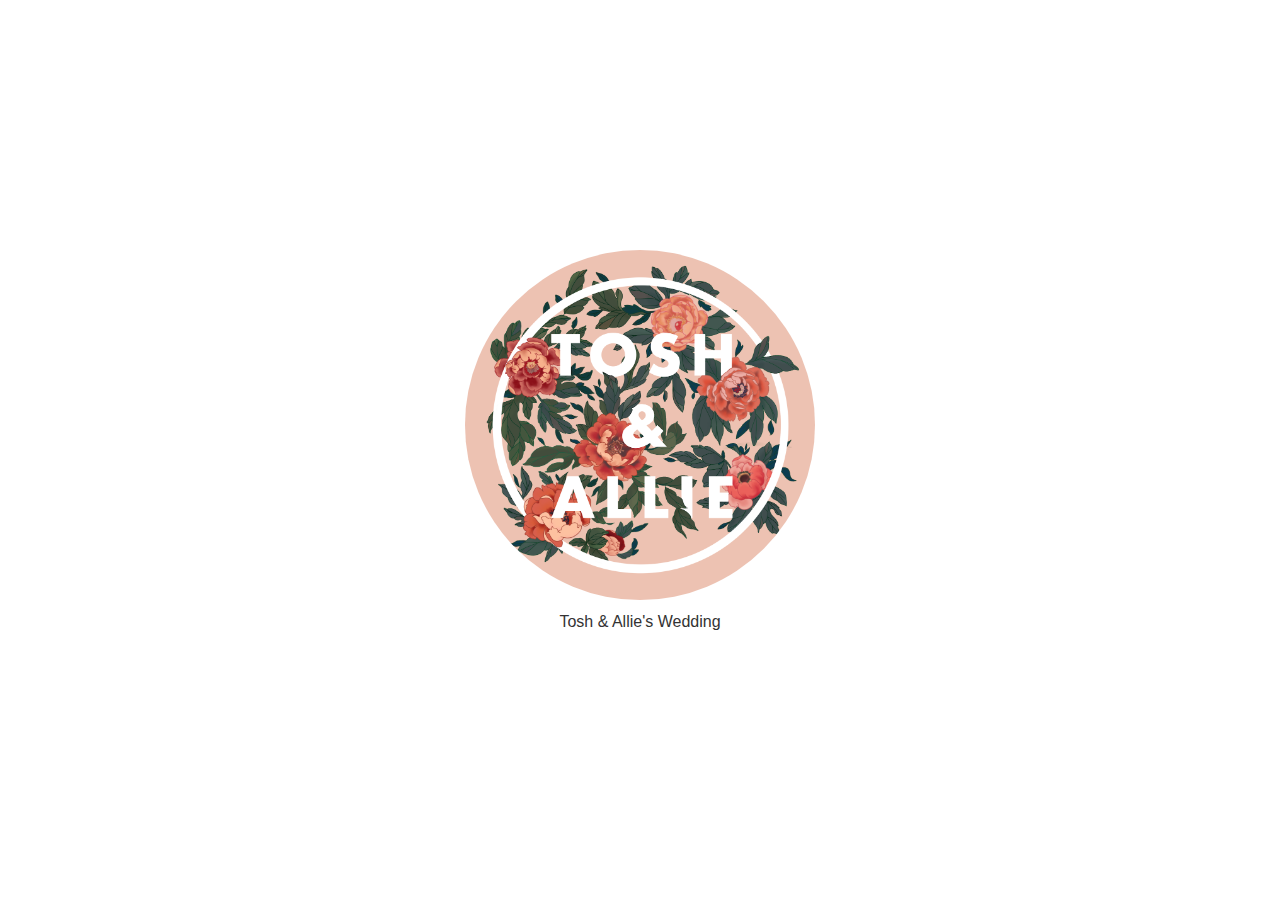
<file: index.html>
<!doctype html>
<html class="no-js" lang="">

<head>
	<meta charset="utf-8">
	<title>The Goodson Family</title>
	<meta name="description" content="">
	<meta name="viewport" content="width=device-width, initial-scale=1">

	<link rel="manifest" href="/site.webmanifest">
	<link rel="apple-touch-icon" href="icon.png">
	<!-- Place favicon.ico in the root directory -->
	<meta name="theme-color" content="#edc2b2">

	<link rel="stylesheet" href="/css/bootstrap-reboot.min.css">
	<link rel="stylesheet" href="/css/bootstrap-grid.min.css">
	<link rel="stylesheet" href="/css/home.css">
</head>

<body>
	<!--[if IE]>
		<p class="browserupgrade">You are using an <strong>outdated</strong> browser. Please <a href="https://browsehappy.com/?locale=en" target="_blank">upgrade your browser</a> to improve your experience and security.</p>
	<![endif]-->

	<div class="l-dev-layout">
		<div class="l-dev-layout__inner">
			<div class="container">
				<!-- <div class="row">
					<div class="col-md-4 offset-md-1">
						<a href="#" class="c-badge-link">
							<div class="c-tosh-badge l-badge"></div>
							<p>Tosh Goodson</p>
						</a>
					</div>
					<div class="col-md-4 offset-md-2">
						<a href="#" class="c-badge-link">
							<div class="c-allie-badge l-badge"></div>
							<p>Allie Goodson</p>
						</a>
					</div>
				</div> -->
				<div class="row">
					<div class="col-md-4 offset-md-4">
						<a href="/wedding" class="c-badge-link">
							<div class="c-wedding-badge l-badge"></div>
							<p>Tosh & Allie's Wedding</p>
						</a>
					</div>
				</div>
			</div>
			
		</div>
	</div>
</body>

</html>
</file>
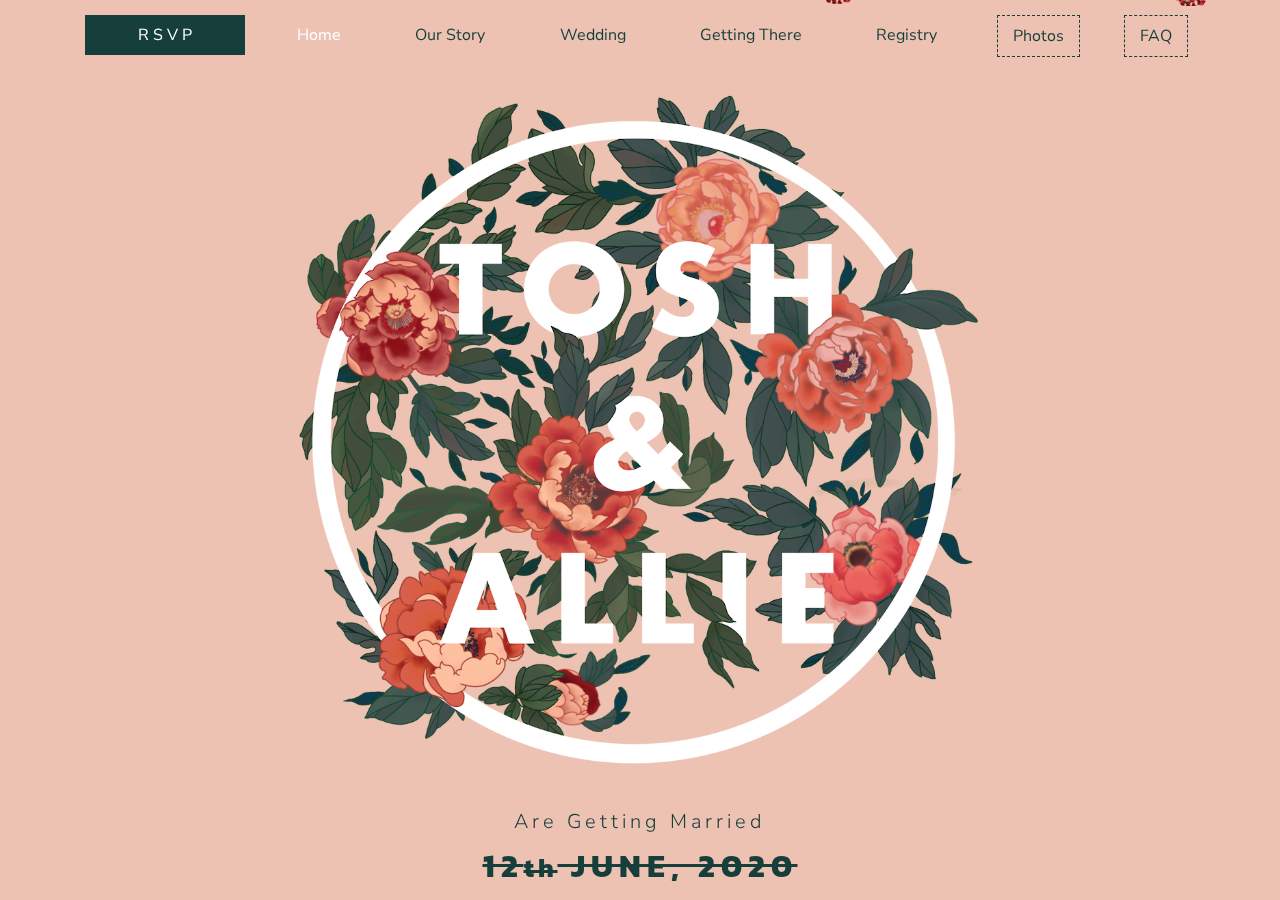
<file: wedding.html>
<!doctype html>
<html class="no-js" lang="">

<head>
	<meta charset="utf-8">
	<title>Tosh & Allie's Wedding</title>
	<meta name="description" content="">
	<meta name="viewport" content="width=device-width, initial-scale=1">

	<link rel="manifest" href="/site.webmanifest">
	<link rel="apple-touch-icon" href="icon.png">
	<!-- Place favicon.ico in the root directory -->
	<meta name="theme-color" content="#edc2b2">

	<link href="https://fonts.googleapis.com/css?family=Kanit:700|Nunito+Sans:300,400&display=swap" rel="stylesheet">
	<link rel="stylesheet" href="/css/bootstrap-reboot.min.css">
	<link rel="stylesheet" href="/css/bootstrap-grid.min.css">
	<link rel="stylesheet" href="/css/wedding.css">
</head>

<body>
	<!--[if IE]>
		<p class="browserupgrade">You are using an <strong>outdated</strong> browser. Please <a href="https://browsehappy.com/?locale=en" target="_blank">upgrade your browser</a> to improve your experience and security.</p>
	<![endif]-->
	<div class="l-parallax-wrapper js-scroll">
		<header class="l-sticky-header">
			<div class="c-site-header">
				<div class="container">
					<div class="row">
						<div class="col-6 col-md-3 col-lg-2">
							<a href="/wedding/rsvp" target="_blank" class="c-button c-button--100w">R S V P</a>
						</div>
						<div class="col-6 col-md-9 col-lg-10">
							<div class="row justify-content-around d-none d-lg-flex">
								<a class="c-nav-link col-auto js-nav-link" href="/wedding#home">Home</a>
								<a class="c-nav-link col-auto js-nav-link" href="/wedding#our-story">Our Story</a>
								<a class="c-nav-link col-auto js-nav-link" href="/wedding#wedding">Wedding</a>
								<a class="c-nav-link col-auto js-nav-link" href="/wedding#getting-there">Getting There</a>
								<a class="c-nav-link col-auto js-nav-link" href="/wedding#registry">Registry</a>
								<a class="c-nav-link col-auto c-nav-link--bordered" href="/wedding/photos">Photos</a>
								<a class="c-nav-link col-auto c-nav-link--bordered" href="/wedding/faq">FAQ</a>
							</div>
							<div class="row justify-content-end d-lg-none">
								<a class="c-nav-link col-auto c-nav-link--bordered" href="/wedding/photos" style="margin-right: 20px;">Photos</a>
								<a class="c-nav-link col-auto c-nav-link--bordered ml-auto" href="/wedding/faq" style="margin-right: 15px;">FAQ</a>
							</div>
						</div>
					</div>
				</div>
			</div>
		</header>
		<a id="home" class="l-anchor js-anchor"></a>
		<section class="c-section c-section--pink" style="padding-top: 20px;">
			<img class="c-main-image" src="/images/tosh-allie.png" alt="Tosh & Allie">
			<div class="container">
				<div class="l-page-h1">
					<h1 class="c-h1">Are Getting Married</h1>
				</div>
				<div class="l-page-date">
					<h2 class="c-h2"><span class="h-strike">12<span class="c-th">th</span> June, 2020</span></h2>
					<h2 class="c-h2"><span class="h-strike">11<span class="c-th">th</span> June, 2021</span></h2>
					<h2 class="c-h2">Probably 10<span class="c-th">th</span> June, 2022</h2>
					<h2 class="c-h2"><span class="c-th">(Definite date TBD)</span></h2>
				</div>
				<a href="#our-story"><img class="c-arrow-down" src="/images/down-chevron.svg"></a>
			</div>
		</section>
		<a id="our-story" class="l-anchor js-anchor"></a>
		<div>
			<section class="c-section">
				<div class="container">
					<div class="l-h2">
						<img src="/images/peone1.png">
					</div>
					<div class="l-h2">
						<h2 class="c-h2">Our Story</h2>
					</div>
					<div class="row justify-content-center">
						<div class="col-md-9 col-lg-7 col-xl-6">
							<p class="c-p">It all started when we met on Tinder in 2016:<br></p>
							<div class="c-chat-box">
								<div class="h-text-left">
									<pre class="c-speech-bubble c-speech-bubble--left">
     ____
    |    |
   --------- 
  / •  > • \   (Hey.)
  \    O   /  ‘
 /     •   \
|      •   |
 \    _   /
  \_/  \_/</pre>
								</div><br><br>
								<div class="h-text-right">
									<pre class="c-speech-bubble c-speech-bubble--right">
┌──────────┐
│  Hello.  │
└∩────────∩┘
 ヽ(`･ω･´)ﾉ</pre>
								</div>
							</div>
							<br><br>
							<p class="c-p">After the first date, we had nightly video game sessions and hung out every weekend.</p>
							<p class="c-p">Moving in together was a no-brainer and we've been traveling, partying, and just being a couple of crazy kids.</p>
							<p class="c-p">Since then we've been kickin' ass and taking names... last names that is. We were officially married on September 20th, 2019 in a small ceremony in San Francisco City Hall.</p>
							<p class="c-p">And now we're very excited for you to join us for our celebration.</p>
						</div>
					</div>
				</div>
			</section>
			<section class="c-parallax c-parallax--love"></section>
		</div>
		<a id="wedding" class="l-anchor js-anchor"></a>
		<section class="c-section">
			<div class="container">
				<div class="l-h2">
					<img src="/images/peone2.png">
				</div>
				<div class="l-h2">
					<h2 class="c-h2">The Wedding</h2>
				</div>
				<div class="row justify-content-center">
					<div class="col-md-6 col-lg-5 h-responsive-border">
						<div class="l-h3">
							<h3 class="c-h3">When</h3>
						</div>
						<p class="c-p">Probably June 10th, 2022 @ 5:00pm (definite date TBD)</p>
					</div>
					<div class="col-md-6 col-lg-5">
						<div class="l-h3">
							<h3 class="c-h3">Where</h3>
						</div>
						<p class="c-p">Gallery 308 @ Fort Mason Center<br>Landmark Building A, 2 Marina Blvd<br>San Francisco, CA 94123</p>
					</div>
				</div>
			</div>
		</section>
		<a id="getting-there" class="l-anchor js-anchor"></a>
		<div>
			<section class="c-section c-section--pink">
				<div class="container">
					<div class="l-h2">
						<h2 class="c-h2">Getting There</h2>
					</div>
					<div class="row justify-content-center">
						<div class="col-md-9 col-lg-7 col-xl-6">
							<p class="c-p">Parking at and around Gallery 308 is limited so plan transportation accordingly. We love you all so please drink responsibly and get an Uber if necessary.</p>
							<br><a href="/wedding/map" class="c-button">View Map</a>
						</div>
					</div>
				</div>
			</section>
			<section class="c-parallax c-parallax--marriage" title="Photo by Mari Kong"></section>
		</div>
		<a id="registry" class="l-anchor js-anchor"></a>
		<section class="c-section">
			<div class="container">
				<div class="l-h2">
					<img src="/images/peone3.png">
				</div>
				<div class="l-h2">
					<h2 class="c-h2">Registry</h2>
				</div>
				<div class="row justify-content-center">
					<div class="col-md-9 col-lg-7 col-xl-6">
						<p class="c-p">We are so happy that you’ll be able to join us for our wedding. As many of you know, we live in a small SF house, and it is already filled with all the things we could ever need to make it a home.</p>
						<p class="c-p">While the presence of your company is the only gift we could ever ask for, a small registry has been set up here. A letter box for cards will also be available at the event if you'd like to contribute to our future shenanigans.</p>
						<a class="c-button" href="https://registry.theknot.com/allie-june-2020-ca/33432535" target="_blank">Registry</a>
					</div>
				</div>
			</div>
		</section>
		<section class="c-section c-section--pink" style="padding-bottom: 20px;">
			<div class="container">
				<a href="#home"><img class="c-arrow-down" style="transform: rotate(180deg);" src="/images/down-chevron.svg"></a><br><br>
				<p class="c-p">Questions? See the <a href="/wedding/faq">FAQ</a></p>
				<p><small>&copy; 2020 Tosh & Allie Goodson</small></p>
			</div>
		</section>
	</div>
	<script src="/js/active-nav.js"></script>
	<script>
		// apply smooth scrolling after page load so initial page hash doesn't do the animated scroll 
		setTimeout(() => {
			const css = '.l-parallax-wrapper { scroll-behavior: smooth; }'
			const style = document.createElement('style')
			style.type = 'text/css'
			style.appendChild(document.createTextNode(css))
			document.head.appendChild(style)
		}, 0)
	</script>
	<script src="/js/snow.js"></script>
</body>

</html>
</file>
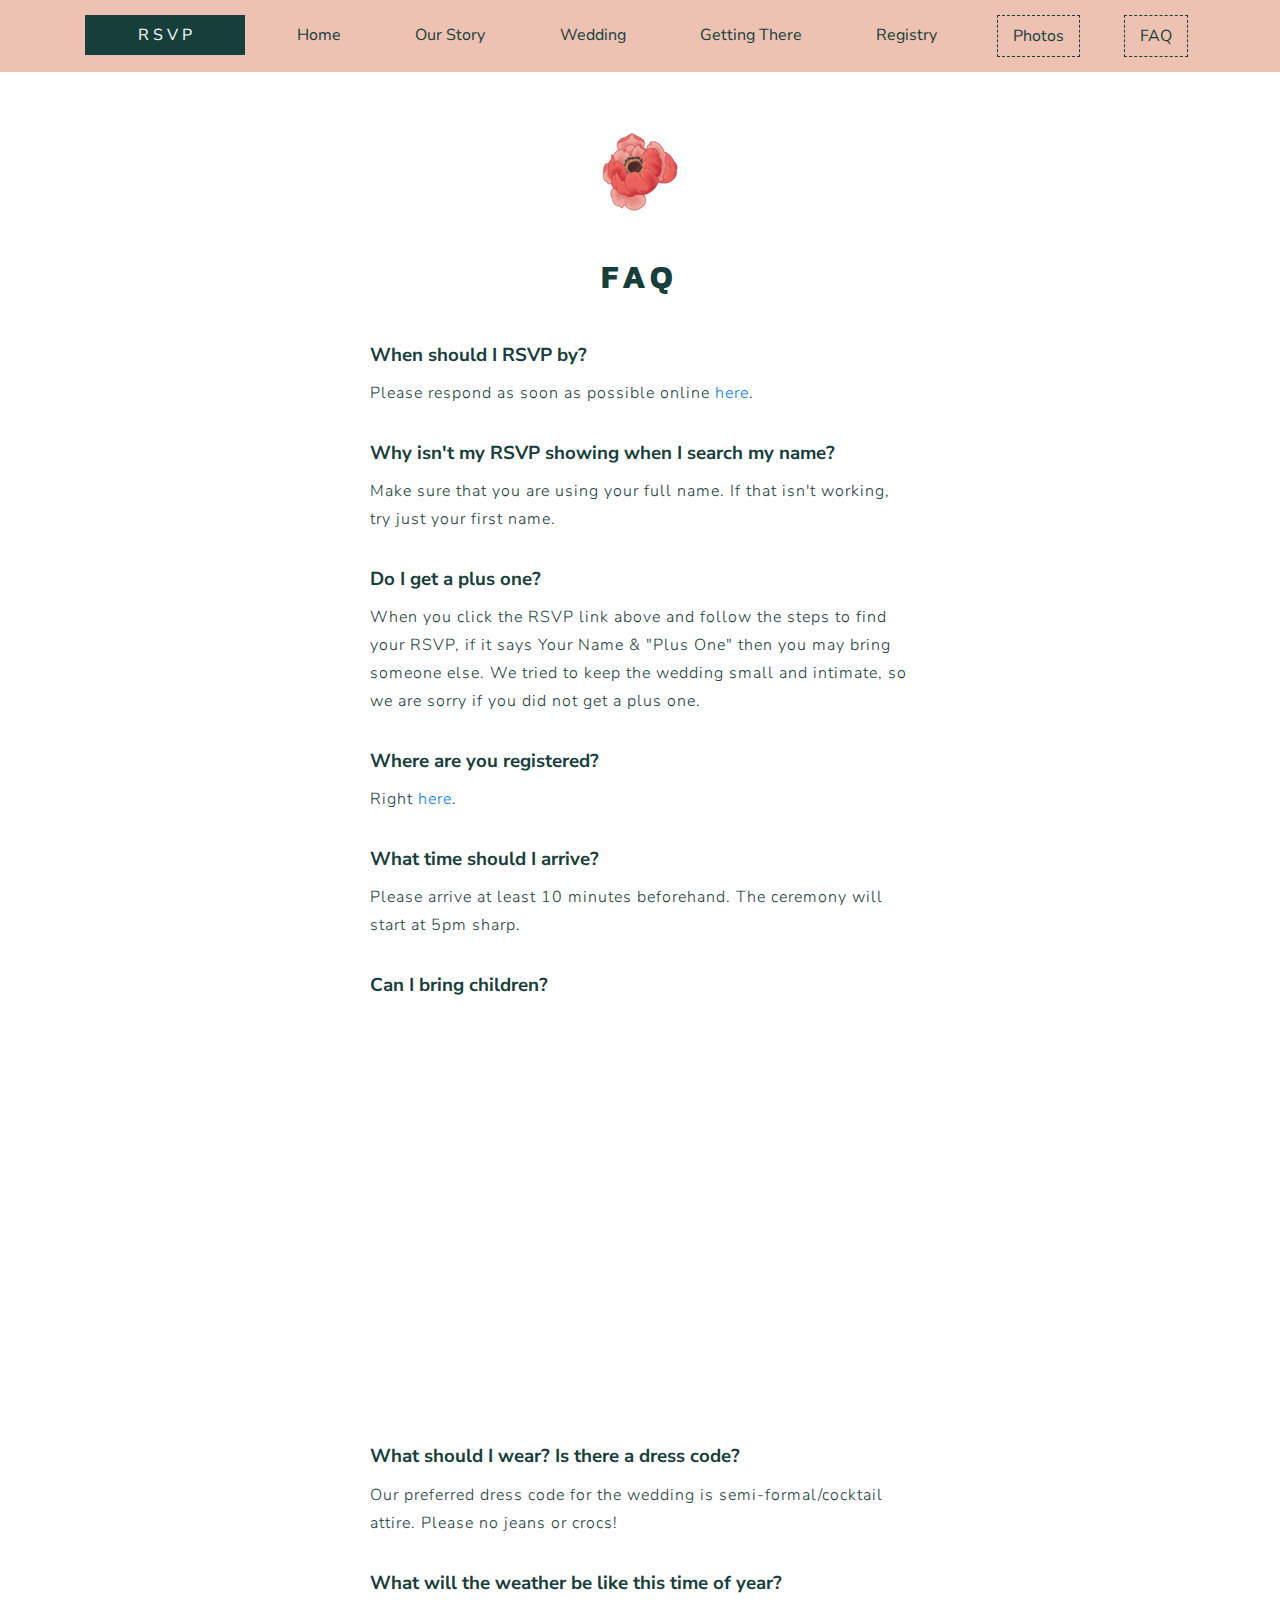
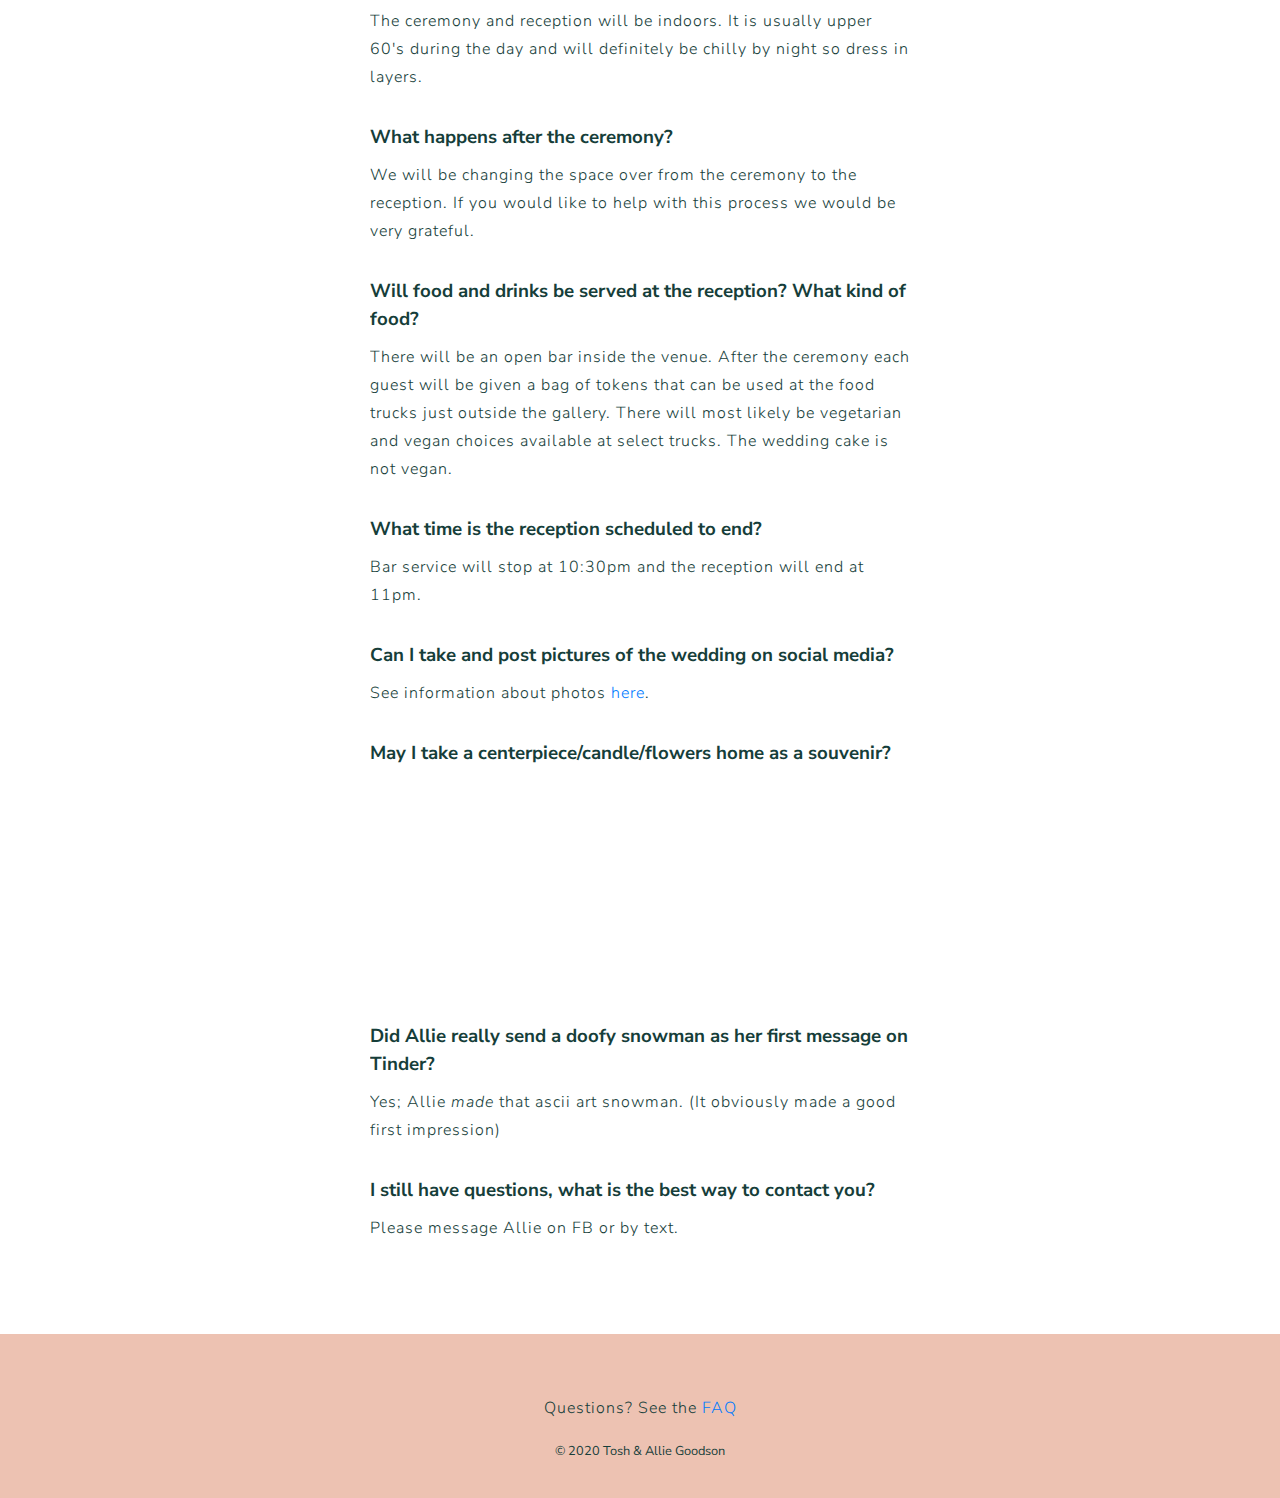
<file: wedding/faq.html>
<!doctype html>
<html class="no-js" lang="">

<head>
	<meta charset="utf-8">
	<title>FAQ | Tosh & Allie's Wedding</title>
	<meta name="description" content="">
	<meta name="viewport" content="width=device-width, initial-scale=1">

	<link rel="manifest" href="/site.webmanifest">
	<link rel="apple-touch-icon" href="icon.png">
	<!-- Place favicon.ico in the root directory -->
	<meta name="theme-color" content="#edc2b2">

	<link href="https://fonts.googleapis.com/css?family=Kanit:700|Nunito+Sans:300,400&display=swap" rel="stylesheet">
	<link rel="stylesheet" href="/css/bootstrap-reboot.min.css">
	<link rel="stylesheet" href="/css/bootstrap-grid.min.css">
	<link rel="stylesheet" href="/css/wedding.css">
</head>

<body>
	<!--[if IE]>
		<p class="browserupgrade">You are using an <strong>outdated</strong> browser. Please <a href="https://browsehappy.com/?locale=en" target="_blank">upgrade your browser</a> to improve your experience and security.</p>
	<![endif]-->
	<header class="l-sticky-header">
		<div class="c-site-header">
			<div class="container">
				<div class="row">
					<div class="col-6 col-md-3 col-lg-2">
						<a href="/wedding/rsvp" target="_blank" class="c-button c-button--100w">R S V P</a>
					</div>
					<div class="col-6 col-md-9 col-lg-10">
						<div class="row justify-content-around d-none d-lg-flex">
							<a class="c-nav-link col-auto js-nav-link" href="/wedding#home">Home</a>
							<a class="c-nav-link col-auto js-nav-link" href="/wedding#our-story">Our Story</a>
							<a class="c-nav-link col-auto js-nav-link" href="/wedding#wedding">Wedding</a>
							<a class="c-nav-link col-auto js-nav-link" href="/wedding#getting-there">Getting There</a>
							<a class="c-nav-link col-auto js-nav-link" href="/wedding#registry">Registry</a>
							<a class="c-nav-link col-auto c-nav-link--bordered" href="/wedding/photos">Photos</a>
							<a class="c-nav-link col-auto c-nav-link--bordered" href="/wedding/faq">FAQ</a>
						</div>
						<div class="row justify-content-end d-lg-none">
							<a class="c-nav-link col-auto c-nav-link--bordered" href="/wedding#home" style="margin-right: 15px;">Home</a>
						</div>
					</div>
				</div>
			</div>
		</div>
	</header>
	<section class="c-section">
		<div class="container">
			<div class="l-h2">
				<img src="/images/peone6.png">
			</div>
			<div class="l-h2">
				<h2 class="c-h2">FAQ</h2>
			</div>
			<div class="row justify-content-center">
				<div class="col-md-9 col-lg-7 col-xl-6 h-text-left">
					<ul class="h-list-none l-spaced-list">
						<li>
							<h3 class="l-h3">When should I RSVP by?</h3>
							<p class="c-p">Please respond as soon as possible online <a href="/wedding/rsvp" target="_blank">here</a>.</p>
						</li>
						<li>
							<h3 class="l-h3">Why isn't my RSVP showing when I search my name?</h3>
							<p class="c-p">Make sure that you are using your full name. If that isn't working, try just your first name.</p>
						</li>
						<li>
							<h3 class="l-h3">Do I get a plus one?</h3>
							<p class="c-p">When you click the RSVP link above and follow the steps to find your RSVP, if it says Your Name & "Plus One" then you may bring someone else. We tried to keep the wedding small and intimate, so we are sorry if you did not get a plus one.</p>
						</li>
						<li>
							<h3 class="l-h3">Where are you registered?</h3>
							<p class="c-p">Right <a href="/wedding#registry">here</a>.</p>
						</li>
						<li>
							<h3 class="l-h3">What time should I arrive?</h3>
							<p class="c-p">Please arrive at least 10 minutes beforehand. The ceremony will start at 5pm sharp.</p>		
						</li>
						<li>
							<h3 class="l-h3">Can I bring children?</h3>
							<p class="c-p">
								<iframe src="https://giphy.com/embed/12XMGIWtrHBl5e" style="max-width:100%;" width="480" height="392" frameBorder="0" class="giphy-embed" allowFullScreen></iframe>
							</p>
						</li>
						<li>
							<h3 class="l-h3">What should I wear? Is there a dress code?</h3>
							<p class="c-p">Our preferred dress code for the wedding is semi-formal/cocktail attire. Please no jeans or crocs!</p>
						</li>
						<li>
							<h3 class="l-h3">What will the weather be like this time of year?</h3>
							<p class="c-p">The ceremony and reception will be indoors. It is usually upper 60's during the day and will definitely be chilly by night so dress in layers.</p>
						</li>
						<li>
							<h3 class="l-h3">What happens after the ceremony?</h3>
							<p class="c-p">We will be changing the space over from the ceremony to the reception. If you would like to help with this process we would be very grateful.</p>
						</li>
						<li>
							<h3 class="l-h3">Will food and drinks be served at the reception? What kind of food?</h3>
							<p class="c-p">There will be an open bar inside the venue. After the ceremony each guest will be given a bag of tokens that can be used at the food trucks just outside the gallery. There will most likely be vegetarian and vegan choices available at select trucks. The wedding cake is not vegan.</p>
						</li>
						<li>
							<h3 class="l-h3">What time is the reception scheduled to end?</h3>
							<p class="c-p">Bar service will stop at 10:30pm and the reception will end at 11pm.</p>
						</li>
						<li>
							<h3 class="l-h3">Can I take and post pictures of the wedding on social media?</h3>
							<p class="c-p">See information about photos <a href="/wedding/photos">here</a>.</p>
						</li>
						<li>
							<h3 class="l-h3">May I take a centerpiece/candle/flowers home as a souvenir?</h3>
							<p class="c-p">
								<iframe src="https://giphy.com/embed/gitp8bQ5sAJxj6Ps3Y" style="max-width:100%;" width="480" height="204" frameBorder="0" class="giphy-embed" allowFullScreen></iframe>
							</p>
						</li>
						<li>
							<h3 class="l-h3">Did Allie really send a doofy snowman as her first message on Tinder?</h3>
							<p class="c-p">Yes; Allie <i>made</i> that ascii art snowman. (It obviously made a good first impression)</p>
						</li>
						<li>
							<h3 class="l-h3">I still have questions, what is the best way to contact you?</h3>
							<p class="c-p">Please message Allie on FB or by text.</p>
						</li>
					</ul>
				</div>
			</div>
		</div>
	</section>
	<section class="c-section c-section--pink" style="padding-bottom: 20px;">
		<div class="container">
			<p class="c-p">Questions? See the <a href="/wedding/faq">FAQ</a></p>
			<p><small>&copy; 2020 Tosh & Allie Goodson</small></p>
		</div>
	</section>
</body>

</html>
</file>
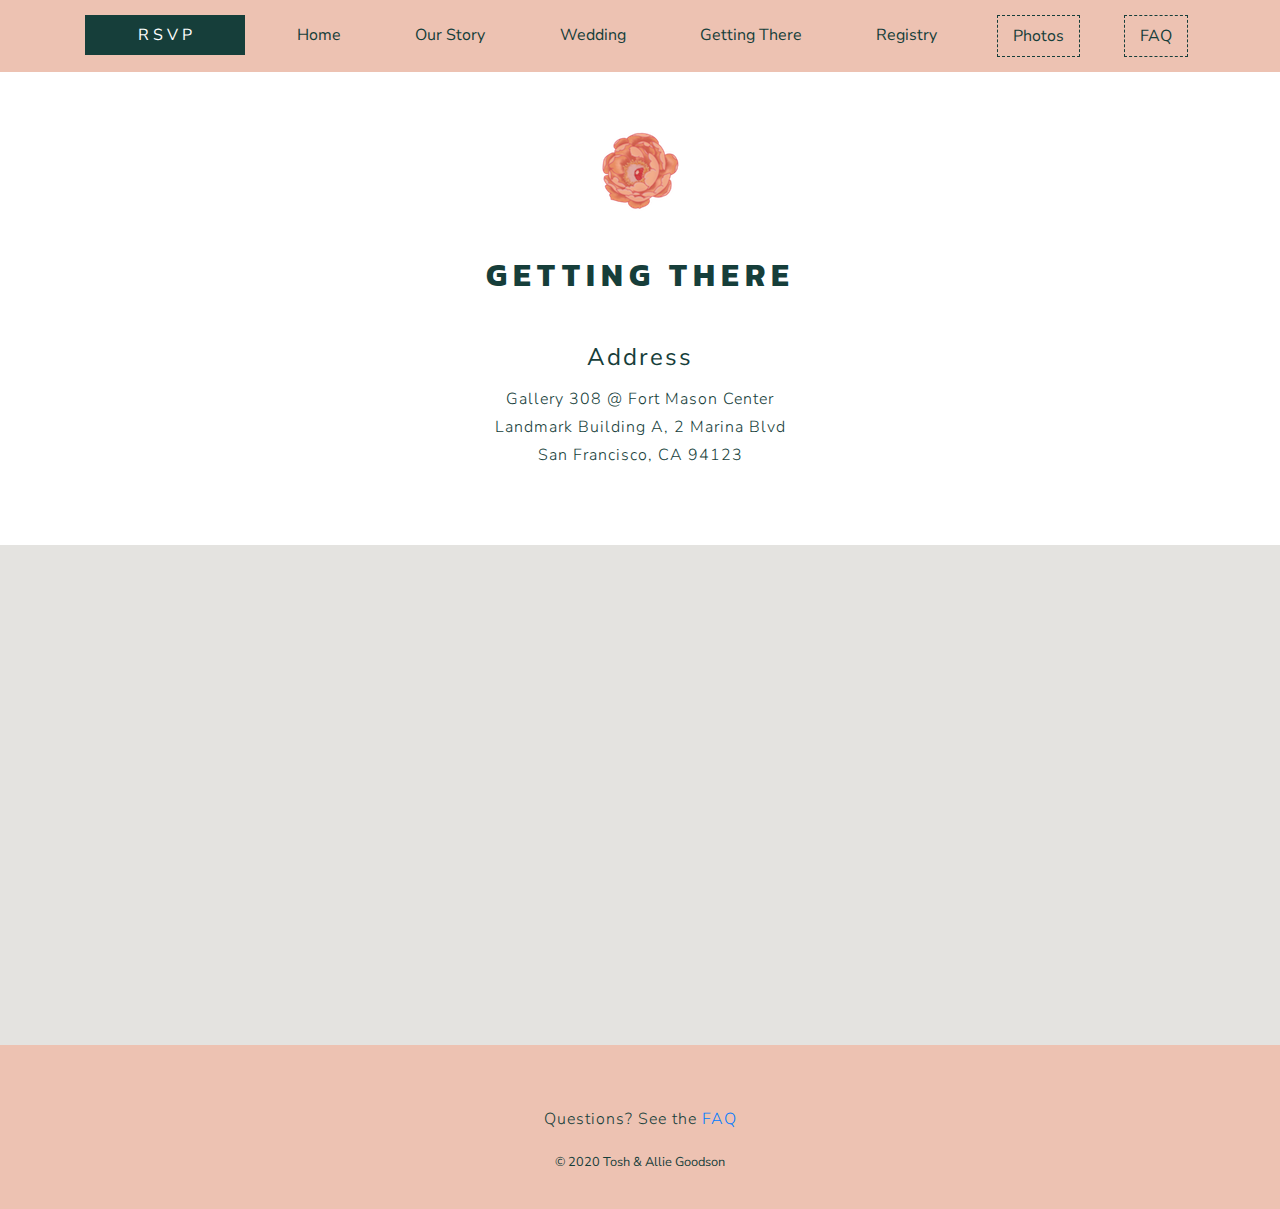
<file: wedding/map.html>
<!doctype html>
<html class="no-js" lang="">

<head>
	<meta charset="utf-8">
	<title>Map | Tosh & Allie's Wedding</title>
	<meta name="description" content="">
	<meta name="viewport" content="width=device-width, initial-scale=1">

	<link rel="manifest" href="/site.webmanifest">
	<link rel="apple-touch-icon" href="icon.png">
	<!-- Place favicon.ico in the root directory -->
	<meta name="theme-color" content="#edc2b2">

	<link href="https://fonts.googleapis.com/css?family=Kanit:700|Nunito+Sans:300,400&display=swap" rel="stylesheet">
	<link rel="stylesheet" href="/css/bootstrap-reboot.min.css">
	<link rel="stylesheet" href="/css/bootstrap-grid.min.css">
	<link rel="stylesheet" href="/css/wedding.css">
</head>

<body>
	<!--[if IE]>
		<p class="browserupgrade">You are using an <strong>outdated</strong> browser. Please <a href="https://browsehappy.com/?locale=en" target="_blank">upgrade your browser</a> to improve your experience and security.</p>
	<![endif]-->
	<header class="l-sticky-header">
		<div class="c-site-header">
			<div class="container">
				<div class="row">
					<div class="col-6 col-md-3 col-lg-2">
						<a href="/wedding/rsvp" target="_blank" class="c-button c-button--100w">R S V P</a>
					</div>
					<div class="col-6 col-md-9 col-lg-10">
						<div class="row justify-content-around d-none d-lg-flex">
							<a class="c-nav-link col-auto js-nav-link" href="/wedding#home">Home</a>
							<a class="c-nav-link col-auto js-nav-link" href="/wedding#our-story">Our Story</a>
							<a class="c-nav-link col-auto js-nav-link" href="/wedding#wedding">Wedding</a>
							<a class="c-nav-link col-auto js-nav-link" href="/wedding#getting-there">Getting There</a>
							<a class="c-nav-link col-auto js-nav-link" href="/wedding#registry">Registry</a>
							<a class="c-nav-link col-auto c-nav-link--bordered" href="/wedding/photos">Photos</a>
							<a class="c-nav-link col-auto c-nav-link--bordered" href="/wedding/faq">FAQ</a>
						</div>
						<div class="row justify-content-end d-lg-none">
							<a class="c-nav-link col-auto c-nav-link--bordered" href="/wedding#home" style="margin-right: 15px;">Home</a>
						</div>
					</div>
				</div>
			</div>
		</div>
	</header>
	<section class="c-section">
		<div class="container">
			<div class="l-h2">
				<img src="/images/peone4.png">
			</div>
			<div class="l-h2">
				<h2 class="c-h2">Getting There</h2>
			</div>
			<div class="l-h3">
				<h3 class="c-h3">Address</h3>
			</div>
			<div class="row justify-content-center">
				<div class="col-md-9 col-lg-7 col-xl-6">
					<p class="c-p">Gallery 308 @ Fort Mason Center<br>Landmark Building A, 2 Marina Blvd<br>San Francisco, CA 94123</p>
				</div>
			</div>
		</div>
	</section>
	<section class="c-map-section">
	<iframe width="100%" height="500" frameborder="0" class="c-map"
src="https://www.google.com/maps/embed/v1/place?q=place_id:ChIJBUSpZieBhYAR3iePe_cKsHU&key=AIzaSyAzXCjmK3kvInMkVA5ZHLsJaiRSLQY9CPE" allowfullscreen></iframe>
	</section>
	<section class="c-section c-section--pink" style="padding-bottom: 20px;">
		<div class="container">
			<p class="c-p">Questions? See the <a href="/wedding/faq">FAQ</a></p>
			<p><small>&copy; 2020 Tosh & Allie Goodson</small></p>
		</div>
	</section>
</body>

</html>
</file>
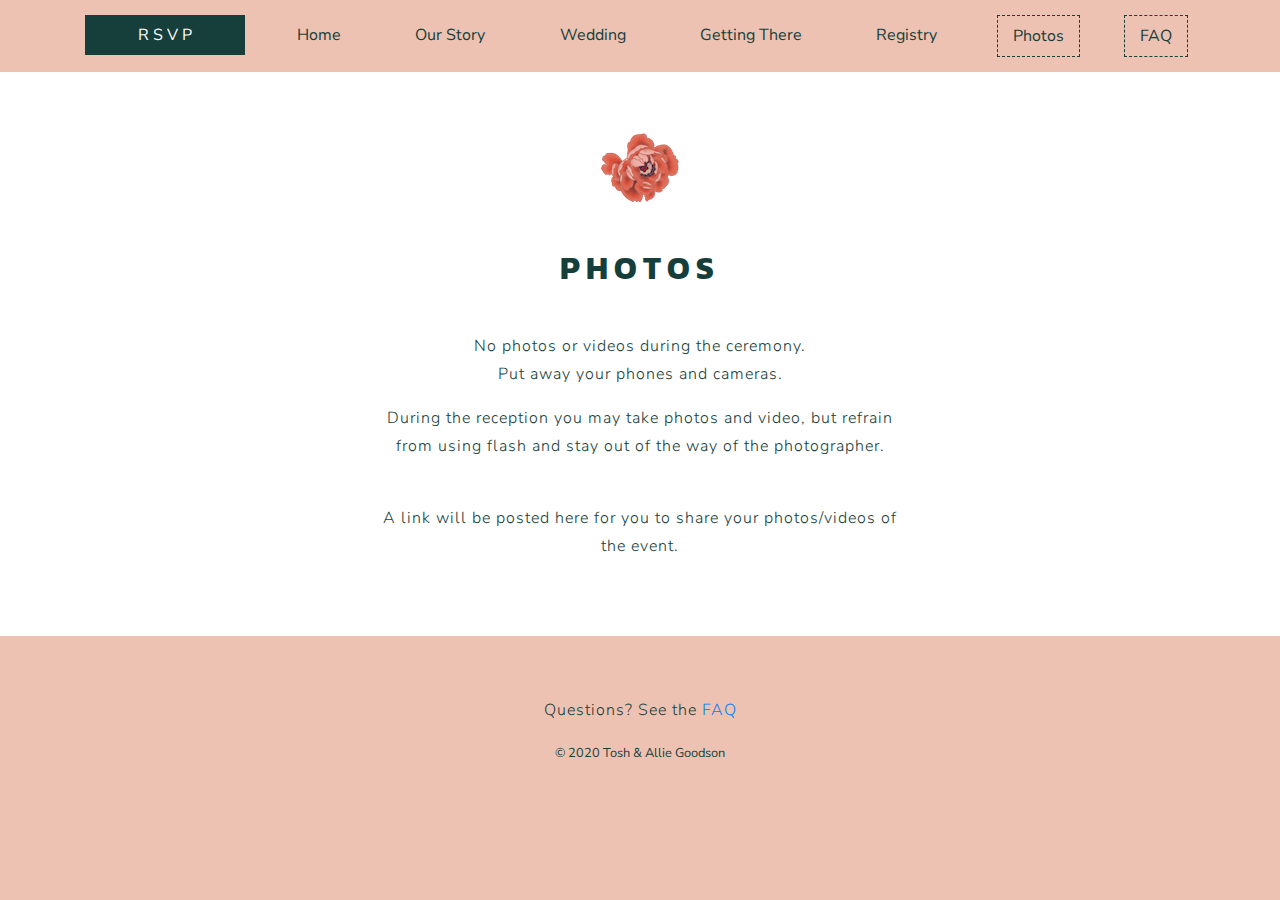
<file: wedding/photos.html>
<!doctype html>
<html class="no-js" lang="">

<head>
	<meta charset="utf-8">
	<title>Photos | Tosh & Allie's Wedding</title>
	<meta name="description" content="">
	<meta name="viewport" content="width=device-width, initial-scale=1">

	<link rel="manifest" href="/site.webmanifest">
	<link rel="apple-touch-icon" href="icon.png">
	<!-- Place favicon.ico in the root directory -->
	<meta name="theme-color" content="#edc2b2">

	<link href="https://fonts.googleapis.com/css?family=Kanit:700|Nunito+Sans:300,400&display=swap" rel="stylesheet">
	<link rel="stylesheet" href="/css/bootstrap-reboot.min.css">
	<link rel="stylesheet" href="/css/bootstrap-grid.min.css">
	<link rel="stylesheet" href="/css/wedding.css">
</head>

<body>
	<!--[if IE]>
		<p class="browserupgrade">You are using an <strong>outdated</strong> browser. Please <a href="https://browsehappy.com/?locale=en" target="_blank">upgrade your browser</a> to improve your experience and security.</p>
	<![endif]-->
	<header class="l-sticky-header">
		<div class="c-site-header">
			<div class="container">
				<div class="row">
					<div class="col-6 col-md-3 col-lg-2">
						<a href="/wedding/rsvp" target="_blank" class="c-button c-button--100w">R S V P</a>
					</div>
					<div class="col-6 col-md-9 col-lg-10">
						<div class="row justify-content-around d-none d-lg-flex">
							<a class="c-nav-link col-auto js-nav-link" href="/wedding#home">Home</a>
							<a class="c-nav-link col-auto js-nav-link" href="/wedding#our-story">Our Story</a>
							<a class="c-nav-link col-auto js-nav-link" href="/wedding#wedding">Wedding</a>
							<a class="c-nav-link col-auto js-nav-link" href="/wedding#getting-there">Getting There</a>
							<a class="c-nav-link col-auto js-nav-link" href="/wedding#registry">Registry</a>
							<a class="c-nav-link col-auto c-nav-link--bordered" href="/wedding/photos">Photos</a>
							<a class="c-nav-link col-auto c-nav-link--bordered" href="/wedding/faq">FAQ</a>
						</div>
						<div class="row justify-content-end d-lg-none">
							<a class="c-nav-link col-auto c-nav-link--bordered" href="/wedding#home" style="margin-right: 15px;">Home</a>
						</div>
					</div>
				</div>
			</div>
		</div>
	</header>
	<section class="c-section">
		<div class="container">
			<div class="l-h2">
				<img src="/images/peone5.png">
			</div>
			<div class="l-h2">
				<h2 class="c-h2">Photos</h2>
			</div>
			<div class="row justify-content-center">
				<div class="col-md-9 col-lg-7 col-xl-6">
					<p class="c-p">No photos or videos during the ceremony. <br>Put away your phones and cameras.</p>
					<p class="c-p">During the reception you may take photos and video, but refrain from using flash and stay out of the way of the photographer.</p>
					<p class="c-p"><br>A link will be posted here for you to share your photos/videos of the event.</p>
				</div>
			</div>
		</div>
	</section>
	<section class="c-section c-section--pink" style="padding-bottom: 20px;">
		<div class="container">
			<p class="c-p">Questions? See the <a href="/wedding/faq">FAQ</a></p>
			<p><small>&copy; 2020 Tosh & Allie Goodson</small></p>
		</div>
	</section>
</body>

</html>
</file>
<file: css/home.css>
:root {
	--gable-green: #163E3A;
	--zinnwaldite: #edc2b2;
	--white: #fff;
}

.l-dev-layout {
	color: #888;
	display: table;
	font-family: sans-serif;
	height: 100%;
	position: absolute;
	text-align: center;
	width: 100%;
}
.l-dev-layout__inner {
	display: table-cell;
	vertical-align: middle;
	margin: 2em auto;
}
.l-badge {
	margin-bottom: 10px;
}

.c-tosh-badge {
	background: url(/images/tosh.jpg);
	background-repeat: no-repeat;
	background-size: 100%;
	border-radius: 100%; 
	overflow: hidden;
	padding-top: 100%;
}

.c-allie-badge {
	background: url(/images/allie.jpg);
	background-repeat: no-repeat;
	background-size: 100%;
	border-radius: 100%; 
	overflow: hidden;
	padding-top: 100%;
}

.c-wedding-badge {
	background: url(/images/tosh-allie.png) var(--zinnwaldite);
	background-position: 59% 37%;
	background-repeat: no-repeat;
	background-size: 90%;
	border-radius: 100%; 
	overflow: hidden;
	padding-top: 100%;
}

.c-badge-link {
	color: #333;
}

.c-badge-link:hover {
	color: #333;
}
</file>
<file: css/wedding.css>
:root {
	--gable-green: #163E3A;
	--zinnwaldite: #edc2b2;
	--white: #fff;
}

html {
	background: var(--zinnwaldite);
}

body {
	background: var(--zinnwaldite);
	color: var(--gable-green);
	font-family: 'Nunito Sans', sans-serif;
}

.h-strike {
	text-decoration: line-through;
}
.h-list-none {
	list-style: none;
	padding-left: 0;
}
.h-text-left {
	text-align: left;
}
.h-text-right {
	text-align: right;
}
.h-responsive-border:after {
	content: "";
	border-right: 2px solid var(--gable-green);
	height: 70%;
	position: absolute;
	right: 0;
	top: 10%;;
}
@media (max-width: 767.98px) {
	.h-responsive-border {
		margin-bottom: 1rem;
	}
	.h-responsive-border:after {
		border-right: 0;
		border-bottom: 1px solid var(--gable-green);
		bottom: 0;
		height: 0;
		left: 15%;
		top: auto;
		width: 70%;
	}
}


.l-anchor {
	position: relative;
	top: -72px;
}


.l-sticky-header {
	position: sticky;
	top: 0;
	width: 100%;
	z-index: 1;
}
.l-page-h1 {
	margin-bottom: 5px;
}
.l-page-date {
	margin-bottom: 15px;
}
.l-h2 {
	margin-bottom: 40px;
}
.l-h3 {
	margin-bottom: 10px;
}

.l-spaced-list li {
	margin-bottom: 1em;
	overflow: auto;
}


.c-site-header {
	background: var(--zinnwaldite);
	padding: 15px 0;
}

.c-nav-link {
	color: var(--gable-green);
	padding-bottom: 0.5em;
	padding-top: 0.5em;
	transition: color 400ms ease 0s;
}
.c-nav-link--bordered {
	border: 1px dashed;
}
.c-nav-link:hover, .c-nav-link:active, .c-nav-link:focus, .c-nav-link.is-active {
	color: var(--white);
	text-decoration: none;
}

.c-button {
	background: var(--gable-green);
	color: var(--white);
	display: inline-block;
	padding: 0.5em 2em;
	text-align: center;
}
.c-button--100w {
	width: 100%;
}
.c-button:hover {
	color: var(--white);
	text-decoration: none;
}


.c-section {
	background: var(--white);
	padding: 60px 0;
	text-align: center;
}
.c-section--pink {
	background: var(--zinnwaldite);
}


.c-main-image {
	margin-bottom: 40px;
	max-height: 75vh;
	max-width: calc(100% - 30px);
}

.c-h1 {
	font-size: 20px;
	font-weight: 300;
	letter-spacing: 0.2em;
	margin: 0;
}

.c-h2 {
	font-family: 'Kanit', sans-serif;
	font-size: 32px;
	letter-spacing: 6px;
	margin: 0;
	text-transform: uppercase;
}
.c-h3 {
	font-size: 24px;
	font-weight: normal;
	letter-spacing: 2px;
	margin: 0;
}
.c-th {
	font-size: 26px;
	letter-spacing: 4px;
	text-transform: lowercase;
}

.c-arrow-down {
	width: 50px;
}

.c-p {
	font-size: 16px;
	font-weight: 300;
	letter-spacing: 1px;
	line-height: 1.75em;
}

.l-parallax-wrapper {
	/* The height needs to be set to a fixed value for the effect to work.
   * 100vh is the full height of the viewport. */
	height: 100vh;
	/* The scaling of the images would add a horizontal scrollbar, so disable x overflow. */
	overflow-x: hidden;
	/* Enable scrolling on the page. */
	overflow-y: auto;
	/* Set the perspective to 2px. This is essentailly the simulated distance from the viewport to transformed objects.*/
	perspective: 2px;
	transform: translate3d(0, 0, 0); /* prompt gpu acceleration */
}
.c-parallax {
	height: 80vh;
	position: relative;
}
.c-parallax--love:after {
	background: url(/images/love.jpg) no-repeat;
	background-position: center center;
	/* Display and position the pseudo-element */
	content: " ";
	position: absolute;
	top: -10%;
	right: 0;
	bottom: -10%;
	left: 0;
	
	/* Move the pseudo-element back away from the camera,
	* then scale it back up to fill the viewport.
	* Because the pseudo-element is further away, it appears to move more slowly, like in real life. */
	transform: translateZ(-1px) scale(1.5);
	/* Force the background image to fill the whole element. */
	background-size: cover;
	/* Keep the image from overlapping sibling elements. */ 
	z-index: -1;
}

.c-parallax--marriage:after {
	background: url(/images/marriage.jpg) no-repeat;
	background-position: center center;
	/* Display and position the pseudo-element */
	content: " ";
	position: absolute;
	top: -5%;
	right: 0;
	bottom: -10%;
	left: 0;
	
	/* Move the pseudo-element back away from the camera,
	* then scale it back up to fill the viewport.
	* Because the pseudo-element is further away, it appears to move more slowly, like in real life. */
	transform: translateZ(-1px) scale(1.5);
	/* Force the background image to fill the whole element. */
	background-size: cover;
	/* Keep the image from overlapping sibling elements. */ 
	z-index: -1;
}


.c-chat-box {
	border: 1px solid #ddd;
	border-radius: 10px;
	display: inline-block;
	font-size: 78%;
	min-width: 345px;
	padding: 1em;
}

.c-speech-bubble {
	border: 1px solid;
	border-radius: 10px;
	display: inline-block;
	overflow: visible;
	padding: 1em;
	position: relative;
	text-align: left;
}
.c-speech-bubble--left, .c-speech-bubble--right {
	margin-bottom: 20px;
}
.c-speech-bubble--left:before {
	content: "";
	display: block;
	width: 0px;
	height: 0px;
	position: absolute;
	border-left: 10px solid;
	border-right: 10px solid transparent;
	border-top: 10px solid;
	border-bottom: 10px solid transparent;
	left: 23px;
	bottom: -20px;
}
.c-speech-bubble--left:after {
	content: "";
	display: block;
	width: 0px;
	height: 0px;
	position: absolute;
	border-left: 10px solid var(--white);
	border-right: 10px solid transparent;
	border-top: 10px solid var(--white);
	border-bottom: 10px solid transparent;
	left: 24px;
	bottom: -18px;
}
.c-speech-bubble--right:before {
	content: "";
	display: block;
	width: 0px;
	height: 0px;
	position: absolute;
	border-left: 10px solid transparent;
	border-right: 10px solid;
	border-top: 10px solid;
	border-bottom: 10px solid transparent;
	right: 23px;
	bottom: -20px;
}
.c-speech-bubble--right:after {
	content: "";
	display: block;
	width: 0px;
	height: 0px;
	position: absolute;
	border-left: 10px solid transparent;
	border-right: 10px solid var(--white);
	border-top: 10px solid var(--white);
	border-bottom: 10px solid transparent;
	right: 24px;
	bottom: -18px;
}

.c-map-section {
	background: #e5e3df;
	filter: saturate(0.65);
}

.c-map {
	border: 0;
	display: block;
}
</file>
